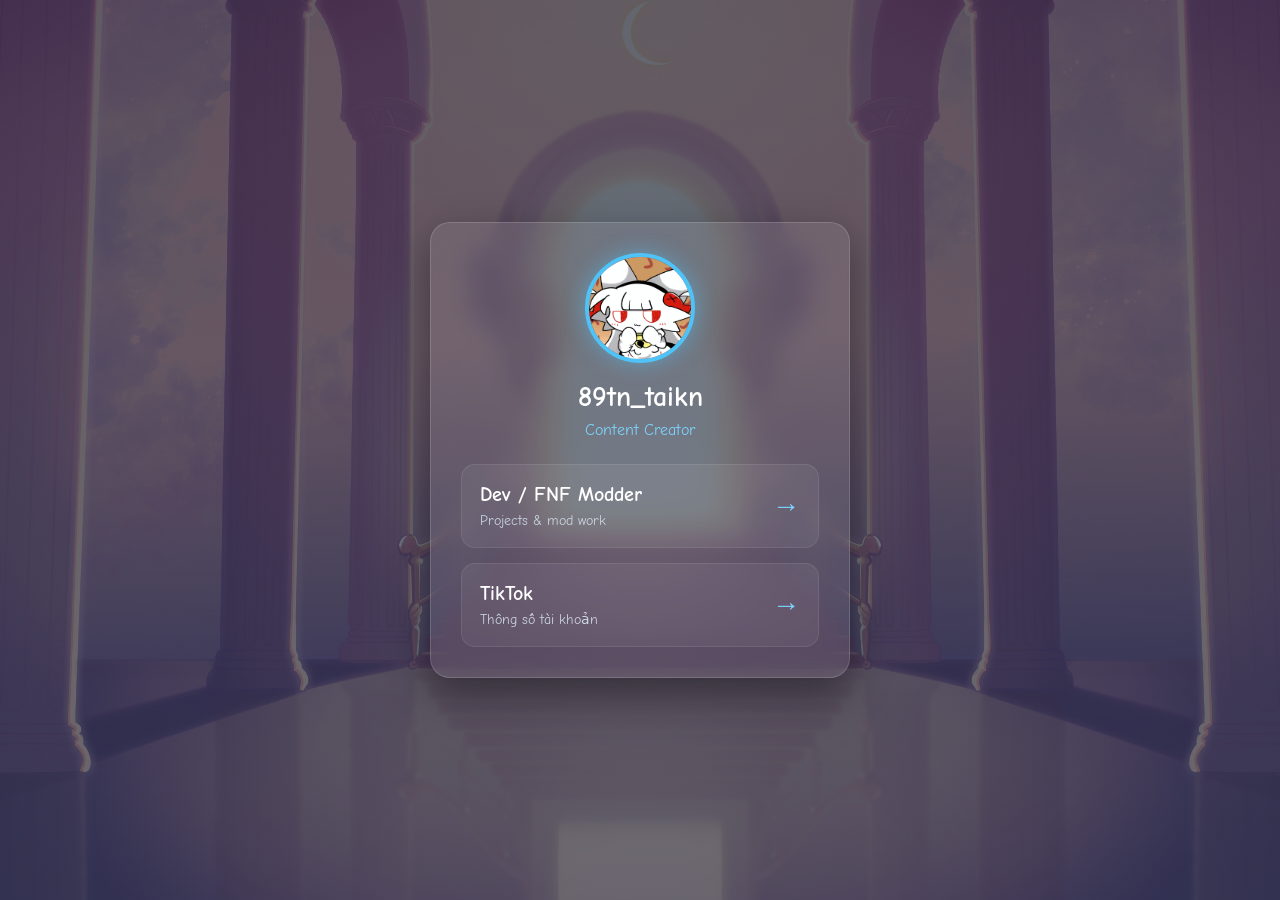
<file: index.html>
<!DOCTYPE html>
<html lang="vi">
<head>
    <meta charset="UTF-8">
    <meta name="viewport" content="width=device-width, initial-scale=1.0">
    <title>89tn_taikn</title>

    <link rel="preconnect" href="https://fonts.googleapis.com">
    <link rel="preconnect" href="https://fonts.gstatic.com" crossorigin>
    <link href="https://fonts.googleapis.com/css2?family=Comic+Neue:wght@300;400;700&display=swap" rel="stylesheet">

    <link rel="stylesheet" href="./css/style.css">
</head>
<body>

<div class="card">

    <img src="./images/Không Có Tiêu Đề88_20260715074052.png" alt="Avatar" class="avatar">

    <h1>89tn_taikn</h1>

    <div class="username">
        Content Creator 
    </div>

    <div class="menu">

        <a href="./dev.html" class="menu-card">
            <div>
                <h2>Dev / FNF Modder</h2>
                <p>Projects &amp; mod work</p>
            </div>
            <span>→</span>
        </a>

        <a href="./tiktok.html" class="menu-card">
            <div>
                <h2>TikTok</h2>
                <p>Thông số tài khoản</p>
            </div>
            <span>→</span>
        </a>
        
    </div>

</div>

</body>
</html>
</file>
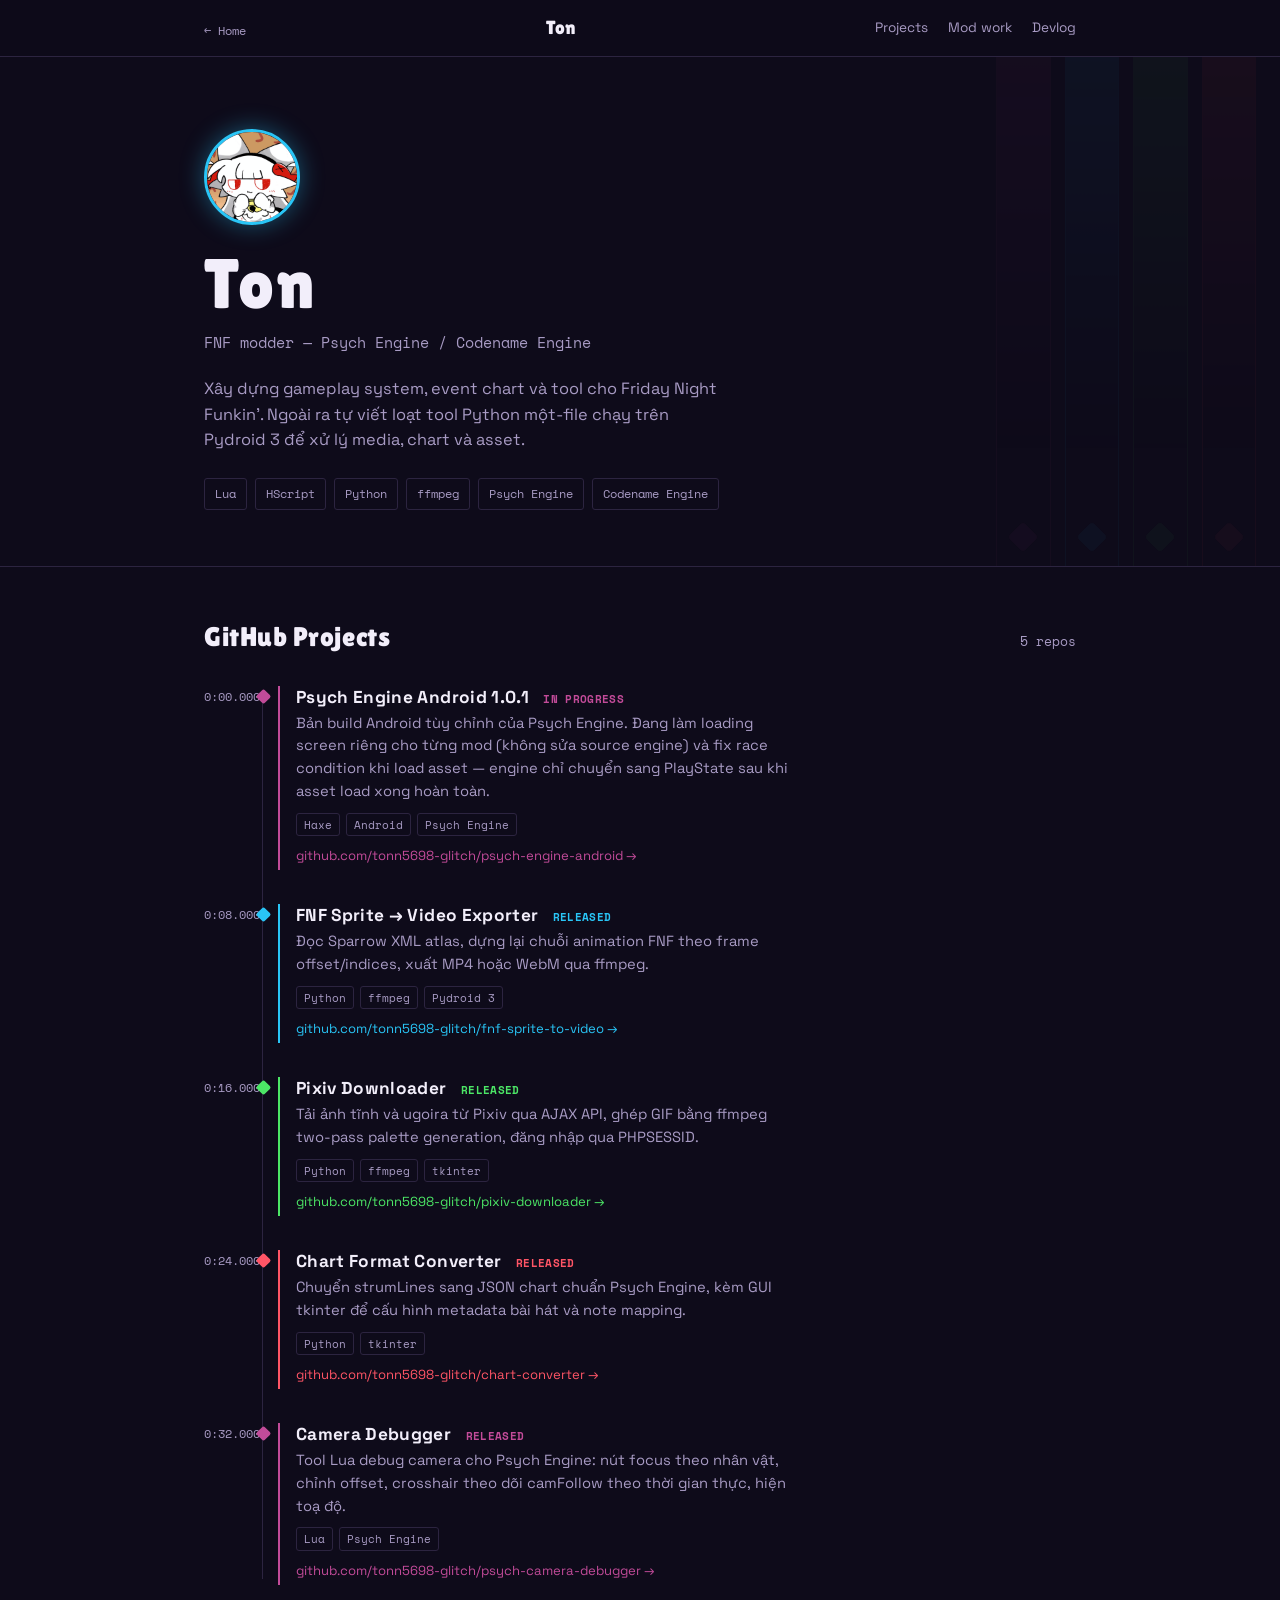
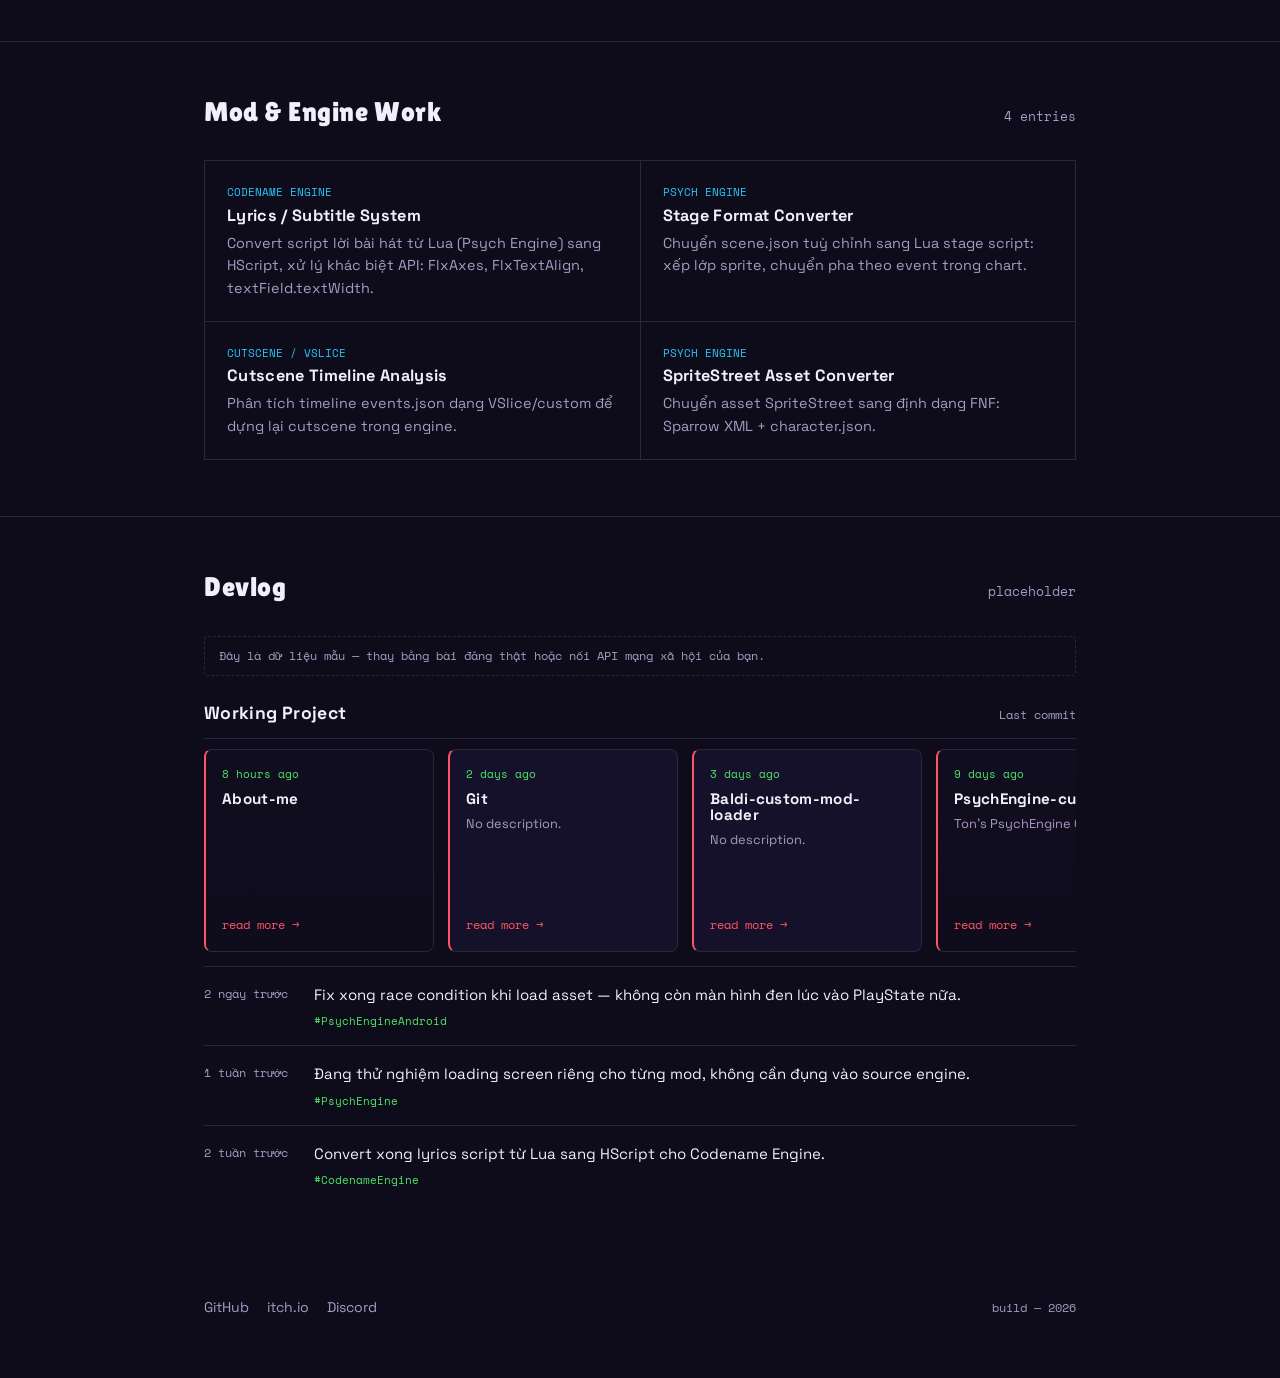
<file: dev.html>
<!DOCTYPE html>
<html lang="vi">
<head>
<meta charset="UTF-8">
<meta name="viewport" content="width=device-width, initial-scale=1.0">
<title>Ton — FNF Modder / Dev</title>
<link rel="preconnect" href="https://fonts.googleapis.com">
<link href="https://fonts.googleapis.com/css2?family=Lilita+One&family=Space+Grotesk:wght@400;500;600;700&family=Space+Mono:wght@400;700&display=swap" rel="stylesheet">
<style>
  :root{
    --bg: #0e0b1a;
    --bg-alt: #16112a;
    --line: #2c2440;
    --text: #f2eefa;
    --text-dim: #a89bc4;
    --lane-left: #c24b99;
    --lane-down: #29c5f6;
    --lane-up: #4ce666;
    --lane-right: #ff5566;
  }

  *{box-sizing:border-box; margin:0; padding:0;}

  html{scroll-behavior:smooth;}

  body{
    background:var(--bg);
    color:var(--text);
    font-family:'Space Grotesk', sans-serif;
    line-height:1.55;
  }

  h1,h2,h3{
    font-family:'Lilita One', cursive;
    font-weight:400;
    letter-spacing:0.02em;
    line-height:1.05;
  }

  .mono{
    font-family:'Space Mono', monospace;
  }

  a{color:inherit;}

  .wrap{
    max-width:920px;
    margin:0 auto;
    padding:0 24px;
  }

  /* ---------- TOP BAR ---------- */
  .topbar{
    position:sticky; top:0; z-index:10;
    background:rgba(14,11,26,0.88);
    backdrop-filter:blur(6px);
    border-bottom:1px solid var(--line);
  }
  .topbar .wrap{
    display:flex; align-items:center; justify-content:space-between;
    height:56px;
  }
  .topbar .brand{
    font-family:'Lilita One', cursive;
    font-size:1.2rem;
  }
  .topbar nav{
    display:flex; gap:20px;
    font-size:0.85rem;
  }
  .topbar nav a{
    text-decoration:none;
    color:var(--text-dim);
    transition:color .15s ease;
  }
  .topbar nav a:hover{color:var(--text);}

  /* ---------- HERO ---------- */
  .hero{
    position:relative;
    padding:72px 0 56px;
    overflow:hidden;
    border-bottom:1px solid var(--line);
  }
  .lanes{
    position:absolute;
    top:0; right:24px; bottom:0;
    width:min(38vw, 260px);
    display:flex;
    gap:14px;
    pointer-events:none;
    opacity:0.55;
  }
  .lane{
    flex:1;
    background:linear-gradient(to bottom, transparent, currentColor 0%, transparent 85%);
    opacity:0.08;
    border-left:1px solid currentColor;
    border-right:1px solid currentColor;
    position:relative;
  }
  .lane:nth-child(1){color:var(--lane-left);}
  .lane:nth-child(2){color:var(--lane-down);}
  .lane:nth-child(3){color:var(--lane-up);}
  .lane:nth-child(4){color:var(--lane-right);}

  .note{
    position:absolute;
    left:50%;
    width:22px; height:22px;
    background:currentColor;
    transform:translateX(-50%) rotate(45deg);
    border-radius:4px;
    opacity:0;
    animation:drop 2.6s cubic-bezier(.2,.7,.3,1) forwards;
  }
  @keyframes drop{
    0%{ top:-40px; opacity:0; }
    12%{ opacity:1; }
    92%{ opacity:1; }
    100%{ top:calc(100% - 40px); opacity:0.9; }
  }
  @media (prefers-reduced-motion: reduce){
    .note{ animation:none; opacity:0.6; top:40%; }
  }

  .hero h1{
    font-size:clamp(2.6rem, 7vw, 4.4rem);
    max-width:11ch;
  }
  .hero .avatar{
    width:96px; height:96px;
    object-fit:cover;
    border-radius:50%;
    border:3px solid var(--lane-down);
    box-shadow:0 0 24px rgba(41,197,246,.4);
    display:block;
    margin-bottom:22px;
  }
  .hero .role{
    font-family:'Space Mono', monospace;
    color:var(--text-dim);
    font-size:0.95rem;
    margin-top:10px;
  }
  .hero p.bio{
    max-width:52ch;
    margin-top:22px;
    color:var(--text-dim);
    font-size:1.02rem;
  }
  .chips{
    display:flex; flex-wrap:wrap; gap:8px;
    margin-top:26px;
  }
  .chip{
    font-family:'Space Mono', monospace;
    font-size:0.78rem;
    padding:5px 10px;
    border:1px solid var(--line);
    border-radius:3px;
    color:var(--text-dim);
  }

  /* ---------- SECTION HEADS ---------- */
  section{
    padding:56px 0;
    border-bottom:1px solid var(--line);
  }
  section:last-of-type{border-bottom:none;}
  .sec-head{
    display:flex;
    align-items:baseline;
    justify-content:space-between;
    margin-bottom:34px;
    gap:16px;
  }
  .sec-head h2{
    font-size:1.7rem;
  }
  .sec-head .count{
    font-family:'Space Mono', monospace;
    color:var(--text-dim);
    font-size:0.8rem;
    white-space:nowrap;
  }

  /* ---------- PROJECTS TIMELINE ---------- */
  .timeline{
    position:relative;
    padding-left:74px;
  }
  .timeline::before{
    content:"";
    position:absolute;
    left:58px; top:6px; bottom:6px;
    width:1px;
    background:var(--line);
  }
  .t-item{
    position:relative;
    padding-bottom:34px;
  }
  .t-item:last-child{padding-bottom:0;}
  .t-time{
    position:absolute;
    left:-74px; top:2px;
    width:56px;
    text-align:right;
    font-family:'Space Mono', monospace;
    font-size:0.72rem;
    color:var(--text-dim);
  }
  .t-dot{
    position:absolute;
    left:-20.5px; top:5px;
    width:11px; height:11px;
    background:var(--dot);
    transform:rotate(45deg);
    border-radius:2px;
  }
  .t-item:nth-child(4n+1){--dot:var(--lane-left);}
  .t-item:nth-child(4n+2){--dot:var(--lane-down);}
  .t-item:nth-child(4n+3){--dot:var(--lane-up);}
  .t-item:nth-child(4n+4){--dot:var(--lane-right);}

  .t-card{
    border-left:2px solid var(--dot);
    padding:2px 0 2px 16px;
  }
  .t-card h3{
    font-family:'Space Grotesk', sans-serif;
    font-weight:700;
    font-size:1.08rem;
  }
  .t-card .status{
    font-family:'Space Mono', monospace;
    font-size:0.7rem;
    color:var(--dot);
    margin-left:10px;
  }
  .t-card p{
    color:var(--text-dim);
    font-size:0.92rem;
    margin-top:6px;
    max-width:56ch;
  }
  .t-tags{
    display:flex; gap:6px; flex-wrap:wrap;
    margin-top:10px;
  }
  .t-tags span{
    font-family:'Space Mono', monospace;
    font-size:0.7rem;
    color:var(--text-dim);
    border:1px solid var(--line);
    padding:2px 7px;
    border-radius:3px;
  }
  .t-card a.repo{
    display:inline-block;
    margin-top:10px;
    font-size:0.82rem;
    color:var(--dot);
    text-decoration:none;
    border-bottom:1px solid transparent;
  }
  .t-card a.repo:hover{border-bottom-color:var(--dot);}

  /* ---------- MODS GRID ---------- */
  .mods-grid{
    display:grid;
    grid-template-columns:1fr 1fr;
    gap:1px;
    background:var(--line);
    border:1px solid var(--line);
  }
  @media (max-width:640px){
    .mods-grid{grid-template-columns:1fr;}
  }
  .mod-card{
    background:var(--bg);
    padding:22px;
  }
  .mod-card .engine{
    font-family:'Space Mono', monospace;
    font-size:0.7rem;
    color:var(--lane-down);
  }
  .mod-card h3{
    font-family:'Space Grotesk', sans-serif;
    font-weight:700;
    font-size:1.02rem;
    margin-top:6px;
  }
  .mod-card p{
    color:var(--text-dim);
    font-size:0.9rem;
    margin-top:8px;
  }

  /* ---------- DEVLOG / SOCIAL ---------- */
  .log-list{
    display:flex;
    flex-direction:column;
  }
  .working-head{
    display:flex;
    align-items:baseline;
    justify-content:space-between;
    gap:16px;
    padding-bottom:14px;
    margin-bottom:4px;
    border-bottom:1px solid var(--line);
  }
  .working-head h3{
    font-family:'Space Grotesk', sans-serif;
    font-weight:700;
    font-size:1.1rem;
    color:var(--text);
  }
  .working-head .last-commit{
    font-family:'Space Mono', monospace;
    font-size:0.72rem;
    color:var(--text-dim);
    white-space:nowrap;
  }
  .repo-slider{
    display:flex;
    gap:14px;
    overflow-x:auto;
    padding:6px 2px 14px;
    scroll-snap-type:x mandatory;
    -webkit-overflow-scrolling:touch;
  }
  .repo-slider::-webkit-scrollbar{
    height:8px;
  }
  .repo-slider::-webkit-scrollbar-thumb{
    background:var(--line);
    border-radius:4px;
  }
  .repo-slider::-webkit-scrollbar-track{
    background:transparent;
  }
  .repo-card{
    flex:0 0 230px;
    background:var(--bg-alt);
    border:1px solid var(--line);
    border-left:2px solid var(--lane-right);
    border-radius:8px;
    padding:16px;
    scroll-snap-align:start;
    display:flex;
    flex-direction:column;
    gap:8px;
    position:relative;
    overflow:hidden;
    background-size:cover;
    background-position:center;
  }
  .repo-card.has-bg::before{
    content:"";
    position:absolute; inset:0;
    background:linear-gradient(180deg, rgba(14,11,26,.62), rgba(14,11,26,.9));
    z-index:0;
  }
  .repo-card.has-bg > *{
    position:relative; z-index:1;
  }
  .repo-card .repo-time{
    font-family:'Space Mono', monospace;
    font-size:0.68rem;
    color:var(--lane-up);
    white-space:nowrap;
  }
  .repo-card h3{
    font-family:'Space Grotesk', sans-serif;
    font-weight:700;
    font-size:0.95rem;
    color:var(--text);
    word-break:break-word;
  }
  .repo-card p{
    color:var(--text-dim);
    font-size:0.8rem;
    line-height:1.45;
  }
  .repo-card .repo-link{
    margin-top:auto;
    font-family:'Space Mono', monospace;
    font-size:0.72rem;
    color:var(--lane-right);
    text-decoration:none;
    border-bottom:1px solid transparent;
    align-self:flex-start;
  }
  .repo-card .repo-link:hover{border-bottom-color:var(--lane-right);}
  .log-item{
    display:flex;
    gap:20px;
    padding:16px 0;
    border-top:1px solid var(--line);
  }
  .log-item:first-child{border-top:none;}
  .log-time{
    font-family:'Space Mono', monospace;
    font-size:0.75rem;
    color:var(--text-dim);
    white-space:nowrap;
    padding-top:2px;
    width:90px;
    flex-shrink:0;
  }
  .log-text p{
    font-size:0.94rem;
  }
  .log-text .platform{
    font-family:'Space Mono', monospace;
    font-size:0.7rem;
    color:var(--lane-up);
    display:block;
    margin-top:6px;
  }

  .demo-note{
    font-family:'Space Mono', monospace;
    font-size:0.75rem;
    color:var(--text-dim);
    border:1px dashed var(--line);
    padding:10px 14px;
    border-radius:4px;
    margin-bottom:28px;
  }

  /* ---------- FOOTER ---------- */
  footer{
    padding:36px 0 60px;
  }
  footer .wrap{
    display:flex;
    flex-wrap:wrap;
    justify-content:space-between;
    align-items:center;
    gap:16px;
  }
  .footer-links{
    display:flex; gap:18px;
  }
  .footer-links a{
    text-decoration:none;
    font-size:0.88rem;
    color:var(--text-dim);
    transition:color .15s ease;
  }
  .footer-links a:hover{color:var(--text);}
  footer .copy{
    font-family:'Space Mono', monospace;
    font-size:0.72rem;
    color:var(--text-dim);
  }

  .back-link{
    display:inline-block;
    margin-top:8px;
    font-family:'Space Mono', monospace;
    font-size:0.78rem;
    color:var(--text-dim);
    text-decoration:none;
  }
  .back-link:hover{color:var(--text);}
</style>
</head>
<body>

<div class="topbar">
  <div class="wrap">
    <div><a class="back-link" href="./index.html">← Home</a></div>
    <div class="brand">Ton</div>
    <nav>
      <a href="#projects">Projects</a>
      <a href="#mods">Mod work</a>
      <a href="#log">Devlog</a>
    </nav>
  </div>
</div>

<header class="hero">
  <div class="lanes" aria-hidden="true">
    <div class="lane"><div class="note" style="animation-delay:0.1s"></div></div>
    <div class="lane"><div class="note" style="animation-delay:0.6s"></div></div>
    <div class="lane"><div class="note" style="animation-delay:1.1s"></div></div>
    <div class="lane"><div class="note" style="animation-delay:0.35s"></div></div>
  </div>
  <div class="wrap">
    <img class="avatar" src="./images/Không Có Tiêu Đề88_20260715074052.png" alt="Ton">
    <h1>Ton</h1>
    <div class="role">FNF modder — Psych Engine / Codename Engine</div>
    <p class="bio">Xây dựng gameplay system, event chart và tool cho Friday Night Funkin'. Ngoài ra tự viết loạt tool Python một-file chạy trên Pydroid 3 để xử lý media, chart và asset.</p>
    <div class="chips">
      <span class="chip">Lua</span>
      <span class="chip">HScript</span>
      <span class="chip">Python</span>
      <span class="chip">ffmpeg</span>
      <span class="chip">Psych Engine</span>
      <span class="chip">Codename Engine</span>
    </div>
  </div>
</header>

<section id="projects">
  <div class="wrap">
    <div class="sec-head">
      <h2>GitHub Projects</h2>
      <div class="count mono">5 repos</div>
    </div>

    <div class="timeline">

      <div class="t-item">
        <div class="t-time">0:00.000</div>
        <div class="t-dot"></div>
        <div class="t-card">
          <h3>Psych Engine Android 1.0.1 <span class="status">IN PROGRESS</span></h3>
          <p>Bản build Android tùy chỉnh của Psych Engine. Đang làm loading screen riêng cho từng mod (không sửa source engine) và fix race condition khi load asset — engine chỉ chuyển sang PlayState sau khi asset load xong hoàn toàn.</p>
          <div class="t-tags"><span>Haxe</span><span>Android</span><span>Psych Engine</span></div>
          <a class="repo" href="#">github.com/tonn5698-glitch/psych-engine-android →</a>
        </div>
      </div>

      <div class="t-item">
        <div class="t-time">0:08.000</div>
        <div class="t-dot"></div>
        <div class="t-card">
          <h3>FNF Sprite → Video Exporter <span class="status">RELEASED</span></h3>
          <p>Đọc Sparrow XML atlas, dựng lại chuỗi animation FNF theo frame offset/indices, xuất MP4 hoặc WebM qua ffmpeg.</p>
          <div class="t-tags"><span>Python</span><span>ffmpeg</span><span>Pydroid 3</span></div>
          <a class="repo" href="#">github.com/tonn5698-glitch/fnf-sprite-to-video →</a>
        </div>
      </div>

      <div class="t-item">
        <div class="t-time">0:16.000</div>
        <div class="t-dot"></div>
        <div class="t-card">
          <h3>Pixiv Downloader <span class="status">RELEASED</span></h3>
          <p>Tải ảnh tĩnh và ugoira từ Pixiv qua AJAX API, ghép GIF bằng ffmpeg two-pass palette generation, đăng nhập qua PHPSESSID.</p>
          <div class="t-tags"><span>Python</span><span>ffmpeg</span><span>tkinter</span></div>
          <a class="repo" href="#">github.com/tonn5698-glitch/pixiv-downloader →</a>
        </div>
      </div>

      <div class="t-item">
        <div class="t-time">0:24.000</div>
        <div class="t-dot"></div>
        <div class="t-card">
          <h3>Chart Format Converter <span class="status">RELEASED</span></h3>
          <p>Chuyển strumLines sang JSON chart chuẩn Psych Engine, kèm GUI tkinter để cấu hình metadata bài hát và note mapping.</p>
          <div class="t-tags"><span>Python</span><span>tkinter</span></div>
          <a class="repo" href="#">github.com/tonn5698-glitch/chart-converter →</a>
        </div>
      </div>

      <div class="t-item">
        <div class="t-time">0:32.000</div>
        <div class="t-dot"></div>
        <div class="t-card">
          <h3>Camera Debugger <span class="status">RELEASED</span></h3>
          <p>Tool Lua debug camera cho Psych Engine: nút focus theo nhân vật, chỉnh offset, crosshair theo dõi camFollow theo thời gian thực, hiện toạ độ.</p>
          <div class="t-tags"><span>Lua</span><span>Psych Engine</span></div>
          <a class="repo" href="#">github.com/tonn5698-glitch/psych-camera-debugger →</a>
        </div>
      </div>

    </div>
  </div>
</section>

<section id="mods">
  <div class="wrap">
    <div class="sec-head">
      <h2>Mod &amp; Engine Work</h2>
      <div class="count mono">4 entries</div>
    </div>

    <div class="mods-grid">
      <div class="mod-card">
        <div class="engine">CODENAME ENGINE</div>
        <h3>Lyrics / Subtitle System</h3>
        <p>Convert script lời bài hát từ Lua (Psych Engine) sang HScript, xử lý khác biệt API: FlxAxes, FlxTextAlign, textField.textWidth.</p>
      </div>
      <div class="mod-card">
        <div class="engine">PSYCH ENGINE</div>
        <h3>Stage Format Converter</h3>
        <p>Chuyển scene.json tuỳ chỉnh sang Lua stage script: xếp lớp sprite, chuyển pha theo event trong chart.</p>
      </div>
      <div class="mod-card">
        <div class="engine">CUTSCENE / VSLICE</div>
        <h3>Cutscene Timeline Analysis</h3>
        <p>Phân tích timeline events.json dạng VSlice/custom để dựng lại cutscene trong engine.</p>
      </div>
      <div class="mod-card">
        <div class="engine">PSYCH ENGINE</div>
        <h3>SpriteStreet Asset Converter</h3>
        <p>Chuyển asset SpriteStreet sang định dạng FNF: Sparrow XML + character.json.</p>
      </div>
    </div>
  </div>
</section>

<section id="log">
  <div class="wrap">
    <div class="sec-head">
      <h2>Devlog</h2>
      <div class="count mono">placeholder</div>
    </div>

    <div class="demo-note">Đây là dữ liệu mẫu — thay bằng bài đăng thật hoặc nối API mạng xã hội của bạn.</div>

    <div class="log-list">
      <!-- START: repo-list -->
<!-- repo-list generated by GitHub Action -->
      <div class="working-head">
        <h3>Working Project</h3>
        <span class="last-commit">Last commit</span>
      </div>
      <div class="repo-slider">
      <div class="repo-card has-bg" style="background-image:url('https://opengraph.githubassets.com/1/tonn5698-glitch/About-me')">
        <div class="repo-time mono">8 hours ago</div>
        <h3>About-me</h3>
        <p>ᅟᅟᅟᅟᅟᅟᅟᅟᅟᅟᅟᅟᅟᅟᅟᅟᅟᅟᅟᅟ</p>
        <a class="repo-link" href="https://github.com/tonn5698-glitch/About-me" target="_blank" rel="noopener">read more →</a>
      </div>
      <div class="repo-card">
        <div class="repo-time mono">2 days ago</div>
        <h3>Git</h3>
        <p>No description.</p>
        <a class="repo-link" href="https://github.com/tonn5698-glitch/Git" target="_blank" rel="noopener">read more →</a>
      </div>
      <div class="repo-card">
        <div class="repo-time mono">3 days ago</div>
        <h3>Baldi-custom-mod-loader</h3>
        <p>No description.</p>
        <a class="repo-link" href="https://github.com/tonn5698-glitch/Baldi-custom-mod-loader" target="_blank" rel="noopener">read more →</a>
      </div>
      <div class="repo-card has-bg" style="background-image:url('https://raw.githubusercontent.com/tonn5698-glitch/PsychEngine-custom/HEAD/docs/img/PsychEngineMobileLogoTweak.png')">
        <div class="repo-time mono">9 days ago</div>
        <h3>PsychEngine-custom</h3>
        <p>Ton's PsychEngine Custom</p>
        <a class="repo-link" href="https://github.com/tonn5698-glitch/PsychEngine-custom" target="_blank" rel="noopener">read more →</a>
      </div>
      <div class="repo-card has-bg" style="background-image:url('https://opengraph.githubassets.com/1/tonn5698-glitch/Open-vein')">
        <div class="repo-time mono">11 days ago</div>
        <h3>Open-vein</h3>
        <p>A open-source Minecraft Java mod help you mine Minerals easy and Save time </p>
        <a class="repo-link" href="https://github.com/tonn5698-glitch/Open-vein" target="_blank" rel="noopener">read more →</a>
      </div>
      <div class="repo-card">
        <div class="repo-time mono">20 days ago</div>
        <h3>petpet_github</h3>
        <p>No description.</p>
        <a class="repo-link" href="https://github.com/tonn5698-glitch/petpet_github" target="_blank" rel="noopener">read more →</a>
      </div>
      <div class="repo-card has-bg" style="background-image:url('https://opengraph.githubassets.com/1/tonn5698-glitch/SPD-Kohaku-Web')">
        <div class="repo-time mono">37 days ago</div>
        <h3>SPD-Kohaku-Web</h3>
        <p>Website for project "SPD-Kohaku"</p>
        <a class="repo-link" href="https://github.com/tonn5698-glitch/SPD-Kohaku-Web" target="_blank" rel="noopener">read more →</a>
      </div>
      <div class="repo-card has-bg" style="background-image:url('https://raw.githubusercontent.com/tonn5698-glitch/DevilConnection-on-Joiplay/HEAD/ks.png')">
        <div class="repo-time mono">46 days ago</div>
        <h3>DevilConnection-on-Joiplay</h3>
        <p>A DevilConnection version work on Joiplay</p>
        <a class="repo-link" href="https://github.com/tonn5698-glitch/DevilConnection-on-Joiplay" target="_blank" rel="noopener">read more →</a>
      </div>
      <div class="repo-card has-bg" style="background-image:url('https://raw.githubusercontent.com/tonn5698-glitch/pixiv-downloader/HEAD/docs/banner.png')">
        <div class="repo-time mono">53 days ago</div>
        <h3>pixiv-downloader</h3>
        <p>Pixiv Downloader – An Android application for downloading artwork (illusts/manga) from Pixiv using Kotlin and Jetpack Compose.</p>
        <a class="repo-link" href="https://github.com/tonn5698-glitch/pixiv-downloader" target="_blank" rel="noopener">read more →</a>
      </div>
      <div class="repo-card has-bg" style="background-image:url('https://img.shields.io/badge/Platform-Android-brightgreen')">
        <div class="repo-time mono">53 days ago</div>
        <h3>maimai-petpet</h3>
        <p>This is a open-source widget app used to pat the character's head.</p>
        <a class="repo-link" href="https://github.com/tonn5698-glitch/maimai-petpet" target="_blank" rel="noopener">read more →</a>
      </div>
      <div class="repo-card has-bg" style="background-image:url('https://opengraph.githubassets.com/1/tonn5698-glitch/Ton-s-UABE-tool')">
        <div class="repo-time mono">77 days ago</div>
        <h3>Ton-s-UABE-tool</h3>
        <p>Công cụ xem, xuất và chỉnh sửa asset game Unity (kiểu UABE) bằng Python + tkinter</p>
        <a class="repo-link" href="https://github.com/tonn5698-glitch/Ton-s-UABE-tool" target="_blank" rel="noopener">read more →</a>
      </div>
      <div class="repo-card has-bg" style="background-image:url('https://opengraph.githubassets.com/1/tonn5698-glitch/Ton-s-script-library-')">
        <div class="repo-time mono">251 days ago</div>
        <h3>Ton-s-script-library-</h3>
        <p>Use third party app</p>
        <a class="repo-link" href="https://github.com/tonn5698-glitch/Ton-s-script-library-" target="_blank" rel="noopener">read more →</a>
      </div>
      <div class="repo-card has-bg" style="background-image:url('https://opengraph.githubassets.com/1/tonn5698-glitch/Script-dupe-trash')">
        <div class="repo-time mono">319 days ago</div>
        <h3>Script-dupe-trash</h3>
        <p>Use third party app</p>
        <a class="repo-link" href="https://github.com/tonn5698-glitch/Script-dupe-trash" target="_blank" rel="noopener">read more →</a>
      </div>
      <div class="repo-card has-bg" style="background-image:url('https://opengraph.githubassets.com/1/tonn5698-glitch/Burgerz-script-')">
        <div class="repo-time mono">333 days ago</div>
        <h3>Burgerz-script-</h3>
        <p>A script use for burgerz game</p>
        <a class="repo-link" href="https://github.com/tonn5698-glitch/Burgerz-script-" target="_blank" rel="noopener">read more →</a>
      </div>
      </div>
      <!-- /repo-list -->
      <!-- END: repo-list -->
    </div>
      <div class="log-item">
        <div class="log-time mono">2 ngày trước</div>
        <div class="log-text">
          <p>Fix xong race condition khi load asset — không còn màn hình đen lúc vào PlayState nữa.</p>
          <span class="platform">#PsychEngineAndroid</span>
        </div>
      </div>
      <div class="log-item">
        <div class="log-time mono">1 tuần trước</div>
        <div class="log-text">
          <p>Đang thử nghiệm loading screen riêng cho từng mod, không cần đụng vào source engine.</p>
          <span class="platform">#PsychEngine</span>
        </div>
      </div>
      <div class="log-item">
        <div class="log-time mono">2 tuần trước</div>
        <div class="log-text">
          <p>Convert xong lyrics script từ Lua sang HScript cho Codename Engine.</p>
          <span class="platform">#CodenameEngine</span>
        </div>
      </div>
    </div>
  </div>
</section>

<footer>
  <div class="wrap">
    <div class="footer-links">
      <a href="https://github.com/tonn5698-glitch">GitHub</a>
      <a href="#">itch.io</a>
      <a href="#">Discord</a>
    </div>
    <div class="copy">build — 2026</div>
  </div>
</footer>

</body>
</html>
</file>
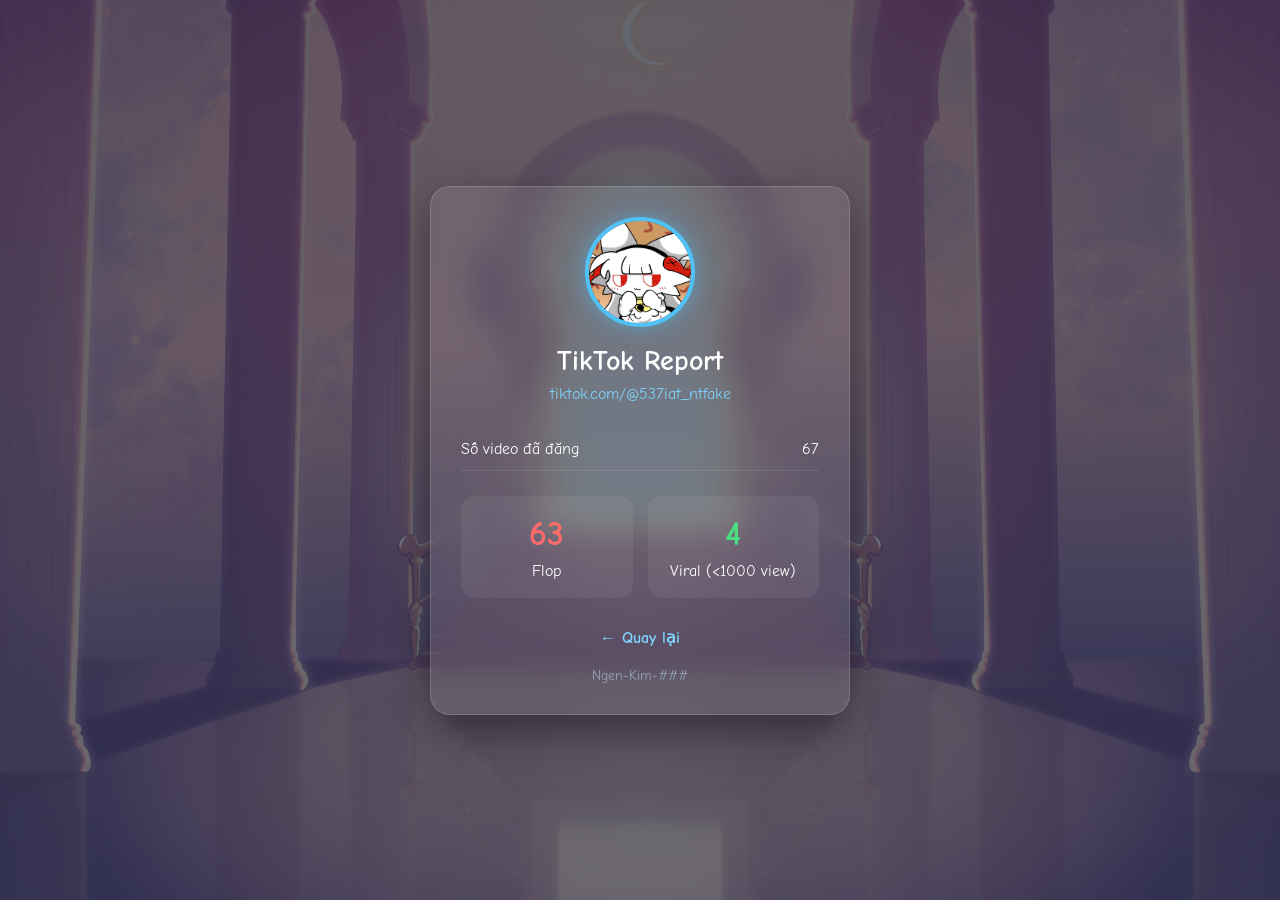
<file: tiktok.html>
<!DOCTYPE html>
<html lang="vi">
<head>
    <meta charset="UTF-8">
    <meta name="viewport" content="width=device-width, initial-scale=1.0">
    <title>TikTok Report</title>

<link rel="preconnect" href="https://fonts.googleapis.com">
<link rel="preconnect" href="https://fonts.gstatic.com" crossorigin>
<link href="https://fonts.googleapis.com/css2?family=Comic+Neue:wght@300;400;700&display=swap" rel="stylesheet">

<link rel="stylesheet" href="./css/style.css">
</head>
<body>

<div class="card">

    <img src="./images/Không Có Tiêu Đề88_20260715074052.png" alt="Avatar" class="avatar">

    <h1>TikTok Report</h1>

    <div class="username">
        tiktok.com/@537iat_ntfake
    </div>

    <div class="info">
        <span>Số video đã đăng</span>
        <span>67</span>
    </div>

    <div class="stats">

        <div class="box flop-box">
            <h2>63</h2>
            <p>Flop</p>
        </div>

        <div class="box viral-box">
            <h2>4</h2>
            <p>Viral (&lt;1000 view)</p>
        </div>

    </div>



<div style="text-align:center; margin-top:30px;">
        <a href="./index.html" class="cooldown-link">← Quay lại</a>
</div>

    <div class="footer">
        Ngen-Kim-###
    </div>

</div>





</body>
</html>
</file>
<file: css/style.css>
*{
    margin:0;
    padding:0;
    box-sizing:border-box;
}

body{
    min-height:100vh;
    display:flex;
    justify-content:center;
    align-items:center;
    background:
        linear-gradient(rgba(15,23,42,.65), rgba(30,41,59,.65)),
        url("../images/tenkai.webp") center/cover no-repeat fixed;
    color:white;
    font-family: "Comic Neue", cursive;   
}

.card{
    width:420px;
    padding:30px;
    border-radius:20px;
    background:rgba(255,255,255,.08);
    backdrop-filter:blur(12px);
    border:1px solid rgba(255,255,255,.15);
    box-shadow:0 15px 40px rgba(0,0,0,.4);
}

.avatar{
    width:110px;
    height:110px;
    display:block;
    margin:0 auto 18px;
    border-radius:50%;
    object-fit:cover;
    border:4px solid #4fc3f7;
    box-shadow:0 0 20px rgba(79,195,247,.5);
}

h1{
    text-align:center;
    margin-bottom:8px;
    font-size:28px;
}

.username{
    text-align:center;
    color:#7dd3fc;
    margin-bottom:25px;
    word-break:break-all;
}

.info{
    display:flex;
    justify-content:space-between;
    padding:12px 0;
    border-bottom:1px solid rgba(255,255,255,.1);
    font-size:16px;
}

.stats{
    display:grid;
    grid-template-columns:1fr 1fr;
    gap:15px;
    margin:25px 0;
}

.box{
    text-align:center;
    padding:18px;
    border-radius:14px;
    background:rgba(255,255,255,.06);
}

.box h2{
    font-size:34px;
    margin-bottom:8px;
}

.flop-box h2{
    color:#ff6b6b;
}

.viral-box h2{
    color:#4ade80;
}

.footer{
    margin-top:20px;
    text-align:center;
    color:#94a3b8;
    font-size:14px;
}

.cooldown-link{
    color:#7dd3fc;
    text-decoration:none;
    font-weight:bold;
    transition:all .2s ease;
    padding:2px 6px;
    border-radius:6px;
}

.cooldown-link:hover{
    color:#ffffff;
    background:rgba(125,211,252,.25);
    box-shadow:0 0 10px rgba(125,211,252,.4);
}

.cooldown-link:active{
    transform:scale(0.96);
}

.cooldown-link:focus{
    outline:2px solid #7dd3fc;
    outline-offset:2px;
}

.description{
    line-height:1.8;
    font-size:16px;
}

.description h2{
    margin-bottom:15px;
    text-align:center;
    color:#7dd3fc;
}

.description p{
    margin:16px 0;
    text-align:justify;
}

.sample-image{
    margin:20px 0;
    text-align:center;
}

.sample-image img{
    width:100%;
    max-width:350px;
    border-radius:12px;
    border:2px solid rgba(255,255,255,.15);
    box-shadow:0 8px 20px rgba(0,0,0,.35);
}

.image-caption{
    margin-top:10px;
    font-size:14px;
    color:#b8c4d6;
    font-style:italic;
}

.description ul{
    margin:15px 0 20px 25px;
}

.description li{
    margin:8px 0;
    }

.menu{
    display:flex;
    flex-direction:column;
    gap:15px;
    margin-top:25px;
}

.menu-card{
    display:flex;
    justify-content:space-between;
    align-items:center;
    text-decoration:none;
    color:white;
    background:rgba(255,255,255,.06);
    padding:18px;
    border-radius:14px;
    transition:.25s;
    border:1px solid rgba(255,255,255,.08);
}

.menu-card:hover{
    background:rgba(125,211,252,.15);
    transform:translateY(-3px);
    box-shadow:0 10px 20px rgba(0,0,0,.25);
}

.menu-card h2{
    font-size:20px;
    margin-bottom:6px;
}

.menu-card p{
    color:#cbd5e1;
    font-size:14px;
}

.menu-card span{
    font-size:28px;
    color:#7dd3fc;
}
</file>
